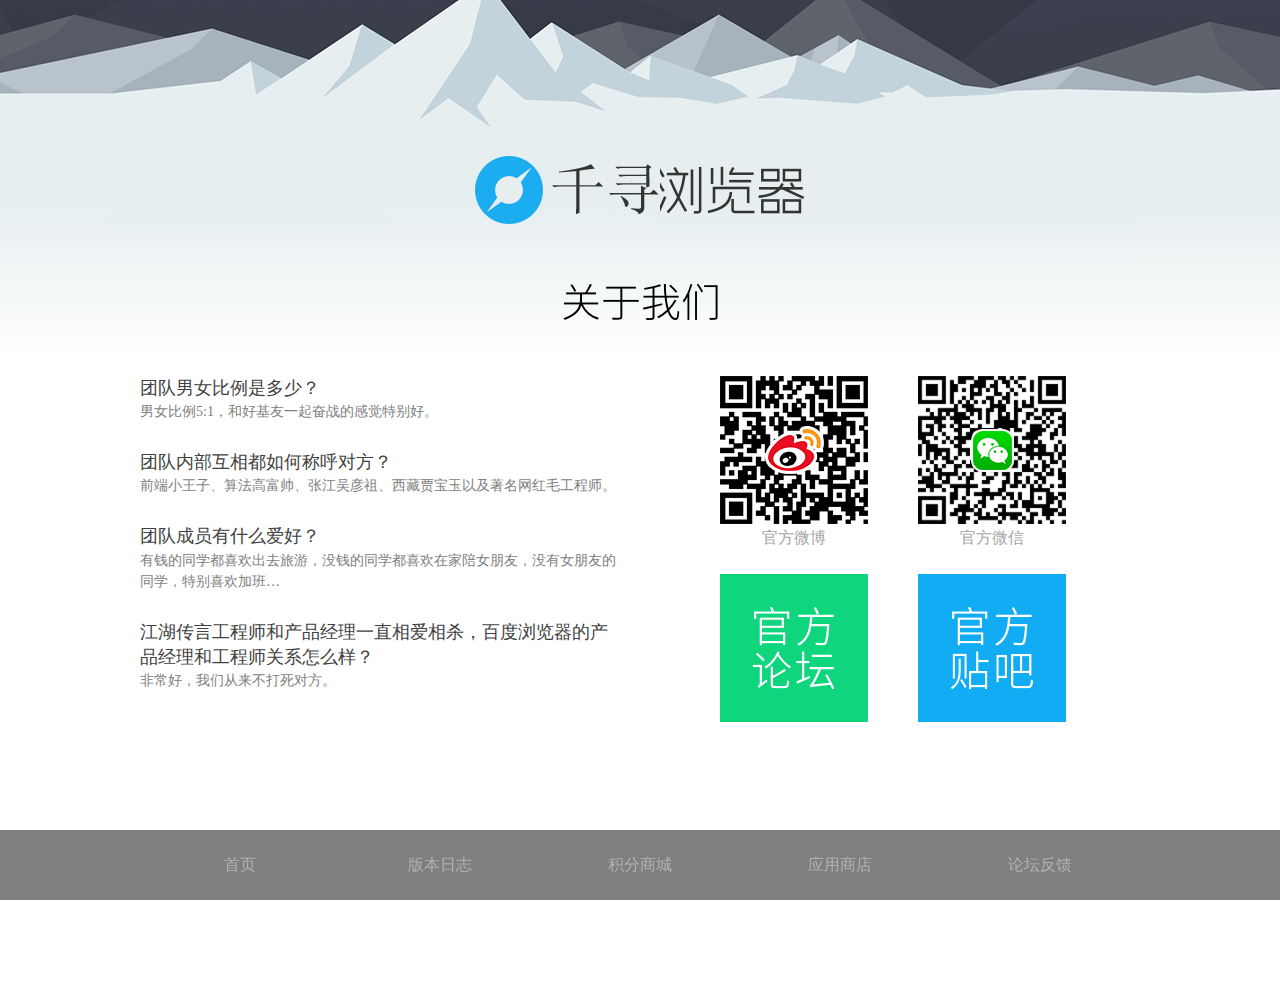
<file: html/about.html>
<!DOCTYPE html>
<html lang="en">
<head>
	<meta charset="UTF-8">
	<title>Document</title>
	<link rel="stylesheet" href="../css/cssreset.css">
	<link rel="stylesheet" href="../css/about.css">
</head>
<body>
	<div class="container">
		<h1></h1>
		<h2></h2>
		<div class="main">
			<dl>
    				<dt>团队男女比例是多少？</dt>
    				<dd>男女比例5:1，和好基友一起奋战的感觉特别好。</dd>
    				<dt>团队内部互相都如何称呼对方？</dt>
    				<dd>前端小王子、算法高富帅、张江吴彦祖、西藏贾宝玉以及著名网红毛工程师。</dd>
    				<dt>团队成员有什么爱好？</dt>
    				<dd>有钱的同学都喜欢出去旅游，没钱的同学都喜欢在家陪女朋友，没有女朋友的同学，特别喜欢加班…</dd>
    				<dt>江湖传言工程师和产品经理一直相爱相杀，百度浏览器的产品经理和工程师关系怎么样？</dt>
    				<dd>非常好，我们从来不打死对方。</dd>
    		</dl>
    		<ul>
    			<li><img src="../images/icon-weibo.png" alt=""><span>官方微博</span></li>
    			<li><img src="../images/icon-weixin.png" alt=""><span>官方微信</span></li>
    			<li><img src="../images/icon-lun.png" alt=""></li>
    			<li><img src="../images/icon-tie.png" alt=""></li>
    		</ul>
		</div>
	</div>
	<footer>
		<ul class="list">
			<li><a href="../index.html" class="one">首页</a></li>
			<li><a href="../html/version.html" class="two" >版本日志</a></li>
			<li><a href="../html/power.html" class="three" >积分商城</a></li>
			<li><a href="https://chajian.baidu.com" class="four" >应用商店</a></li>
			<li><a href="http://tieba.baidu.com" class="five">论坛反馈</a></li>
			</ul>
	</footer>
</body>
</html>
</file>
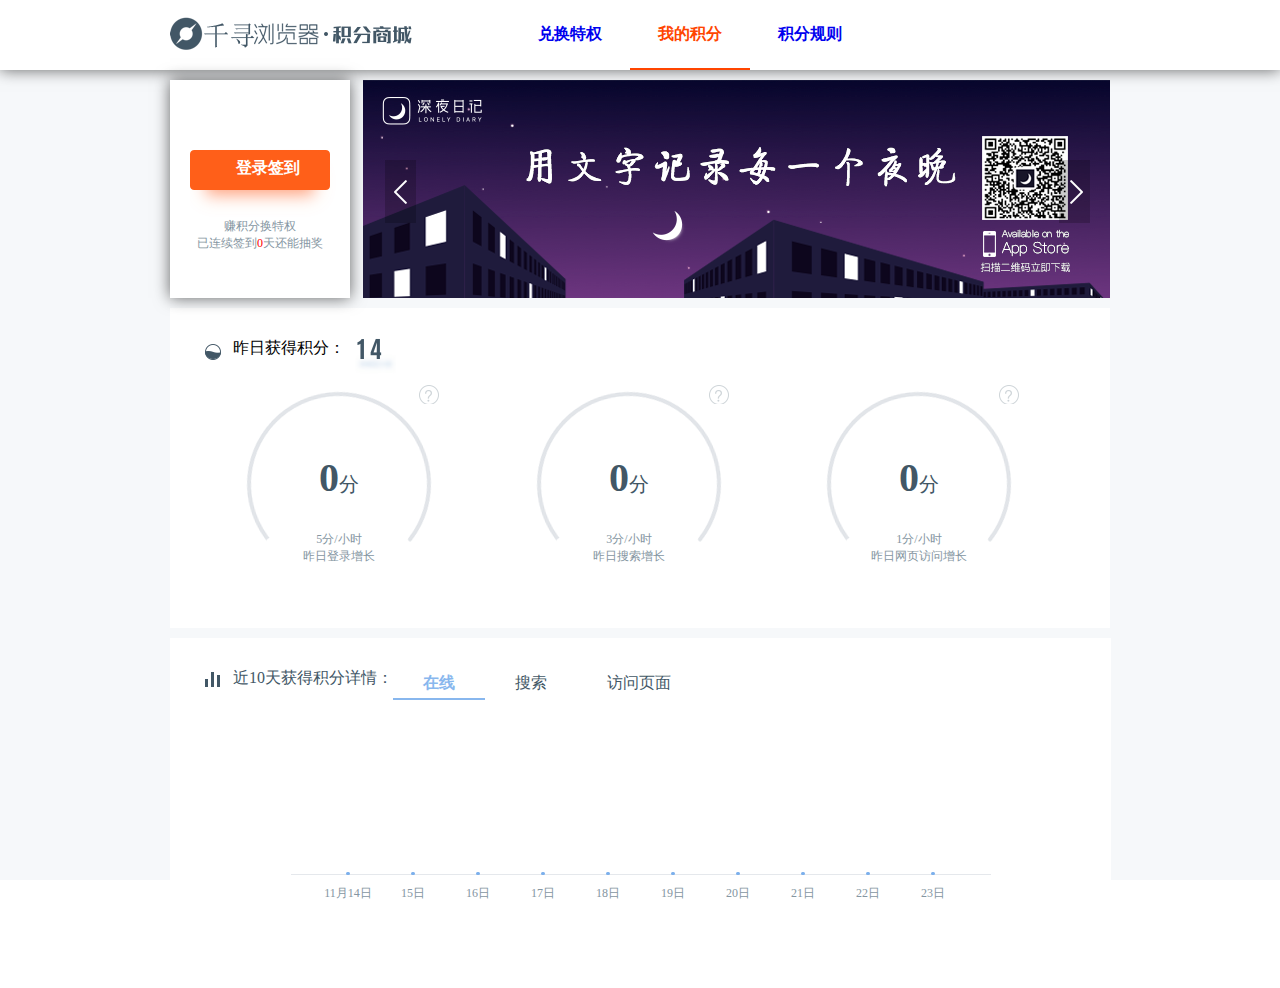
<file: html/myscore.html>
<!DOCTYPE html>
<html lang="en">
<head>
	<meta charset="UTF-8">
	<title>Document</title>
	<link rel="stylesheet" href="../css/cssreset.css">
	<link rel="stylesheet" href="../css/myscore.css">
	<script src="../js/jquery-1.11.1.js"></script>
	<script src="../js/myscore.js"></script>
</head>
<body>
	<header>
		<div>
			<div class="logo">
				<span></span>
			</div>
			<ul>
				<li><a href="../html/power.html">兑换特权</a></li>
				<li class="current"><a href="../html/myscore.html">我的积分</a></li>
				<li ><a href="../html/rule.html" >积分规则</a></li>
			</ul>		
		</div>
	</header>

	<section>
		<div class="top">
			<div class="left">
				<div class="qian">
					<a href="#">登录签到</a>
					<p>赚积分换特权
					<br>已连续签到<span>0</span>天还能抽奖</p>
				</div>
			</div>
			<div class="right">
				<span class="s1"></span>
				<span class="s2"></span>
				<ul>
					<li><a href=""><img src="../images/banner01.png" alt=""></a></li>

					<li><a href=""><img src="../images/banner02.png" alt=""></a></li>

					<li><a href=""><img src="../images/banner03.jpg" alt=""></a></li>

					<li><a href=""><img src="../images/banner04.jpg" alt=""></a></li>
				</ul>
			</div>
		</div>
		<div class="middle">
			<div class="yestadays">
				<span class="bot"></span>
				<p>昨日获得积分：</p>
				<div class="score">
					<img src="../images/shadow.png" alt="">
					<img src="../images/one.png" alt="">
					<img src="../images/four.png" alt="">
				</div>
				
			</div>
			<ul>
				<li>
					<p class="p1"><strong>0</strong>分</p>
					<p class="p2">
						5分/小时<br>
						昨日登录增长
					</p>
					<span class="wen"></span>
				</li>
				<li>
					<p class="p1"><strong>0</strong>分</p>
					<p class="p2">
						3分/小时<br>
						昨日搜索增长
					</p>
					<span class="wen"></span>
				</li>
				<li>
					<p class="p1"><strong>0</strong>分</p>
					<p class="p2">
						1分/小时<br>
						昨日网页访问增长
					</p>
					<span class="wen"></span>
				</li>
			</ul>
		</div>
		<div class="foot">
			<div class="recent">
			<span class="icon"></span>
				<p>近10天获得积分详情：</p>
				<ul>
					<li class="cur">在线</li>
					<li>搜索</li>
					<li>访问页面</li>
				</ul>
			</div>
			<ul class="time"> 
			<li>
				<p>11月14日</p>
				<div></div>
			</li>
			<li><p>15日</p><div></div></li>
			<li><p>16日</p><div></div></li>
			<li><p>17日</p><div></div></li>
			<li><p>18日</p><div></div></li>
			<li><p>19日</p><div></div></li>
			<li><p>20日</p><div></div></li>
			<li><p>21日</p><div></div></li>
			<li><p>22日</p><div></div></li>
			<li><p>23日</p><div></div></li>
		</ul>
		</div>
		
	</section>

	<script src="../js/myscore.js"></script>
</body>
</html>
</file>
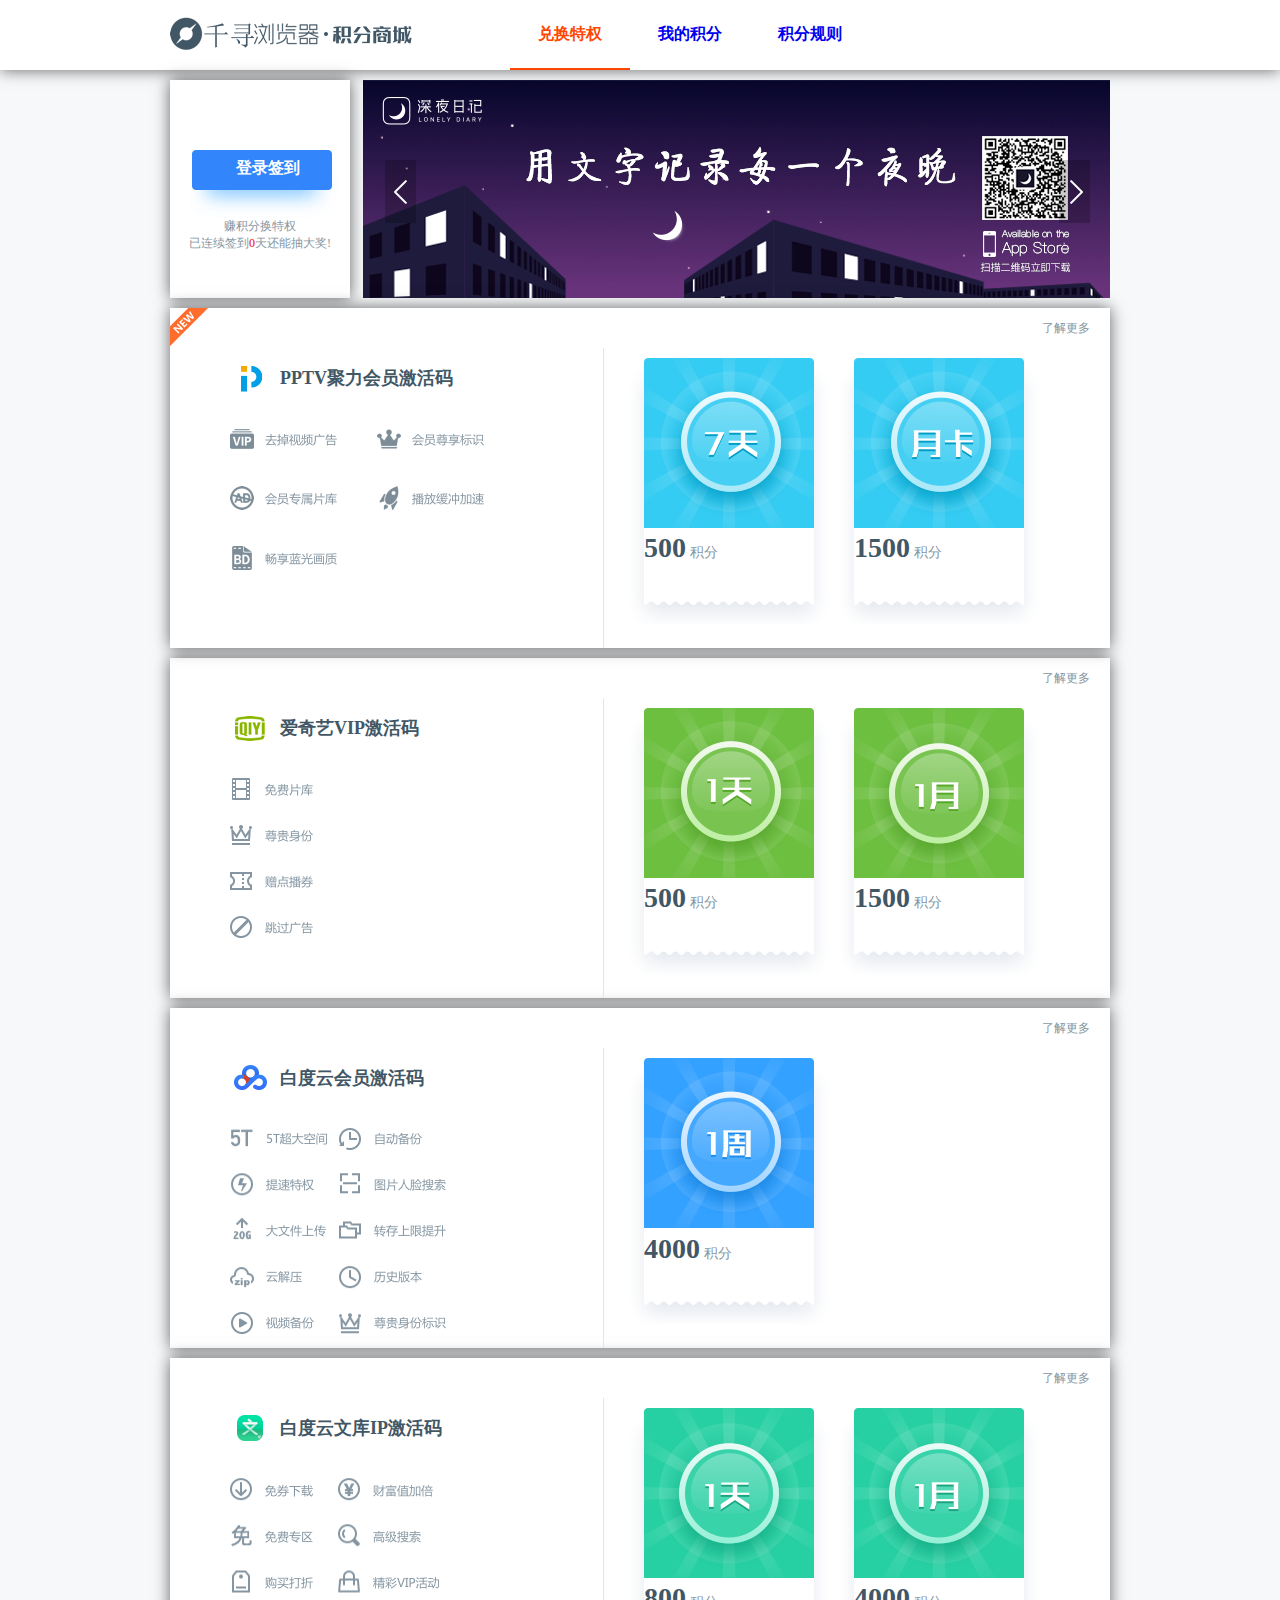
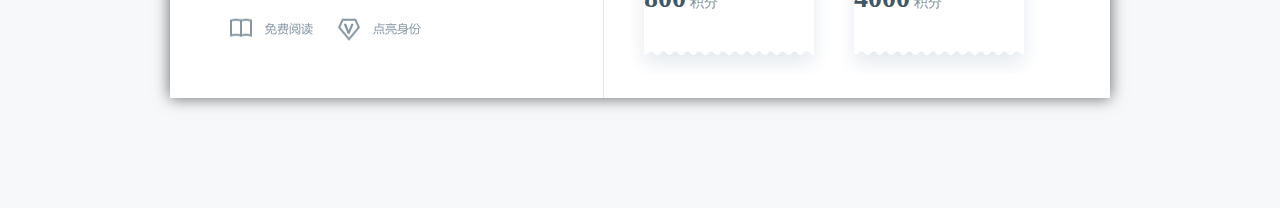
<file: html/power.html>
<!DOCTYPE html>
<html lang="en">
<head>
	<meta charset="UTF-8">
	<title>Document</title>
	<link rel="stylesheet" href="../css/cssreset.css">
	<link rel="stylesheet" href="../css/power.css">
	<script src="../js/jquery-1.11.1.js"></script>
	<script src="../js/power.js"></script>
</head>
<body>
	<header>
		<div>
			<div class="logo">
				<span></span>
			</div>
			<ul>
				<li class="current"><a href="../html/power.html">兑换特权</a></li>
				<li><a href="../html/myscore.html">我的积分</a></li>
				<li><a href="../html/rule.html" >积分规则</a></li>
			</ul>		
		</div>
	</header>

	<section>
		<div class="top">
			<div class="left">
				<div class="qian">
					<a href="#">登录签到</a>
					<p>赚积分换特权<br>
					已连续签到<span>0</span>天还能抽大奖!</p>
				</div>
			</div>
			<div class="right">
				<span class="s1"></span>
				<span class="s2"></span>
				<ul>
					<li><a href=""><img src="../images/banner01.png" alt=""></a></li>

					<li><a href=""><img src="../images/banner02.png" alt=""></a></li>

					<li><a href=""><img src="../images/banner03.jpg" alt=""></a></li>

					<li><a href=""><img src="../images/banner04.jpg" alt=""></a></li>

					<li><a href=""><img src="../images/banner01.png" alt=""></a></li>
				</ul>
			</div>
		</div>
	</section>
		<div class="main">
			<div class="one">
				<span></span>
				<div class="top">
					<a href="#">了解更多</a>
				</div>
				<div class="bt">
					<div class="left">
						<h3>PPTV聚力会员激活码</h3>
						<img src="../images/pptv_bg.png" alt="">
					</div>
					<div class="right">
						<a href="#">
							<img src="../images/pptv7.png" alt="">
							<p><strong>500</strong>
							积分</p>
						</a>
						<a href="#">
							<img src="../images/pptvm.png" alt="">
							<p><strong>1500</strong>
							积分</p>
						</a>
					</div>
				</div>
			</div>
			<div class="two">
				<div class="top">
					<a href="#">了解更多</a>
				</div>
				<div class="bt">
					<div class="left">
						<h3>爱奇艺VIP激活码</h3>
						<img src="../images/iqy_bg.png" alt="">
					</div>
					<div class="right">
						<a href="#">
							<img src="../images/iqyday.png" alt="">
							<p><strong>500</strong>
							积分</p>
						</a>
						<a href="#">
							<img src="../images/iqymonth.png" alt="">
							<p><strong>1500</strong>
							积分</p>
						</a>
					</div>
				</div>
			</div>
			<div class="three">
				<div class="top">
					<a href="#">了解更多</a>
				</div>
				<div class="bt">
					<div class="left">
						<h3>白度云会员激活码</h3>
						<img src="../images/bdy_bg.png" alt="">
					</div>
					<div class="right">
						<a href="#">
							<img src="../images/bdyone.png" alt="">
							<p><strong>4000</strong>
							积分</p>
						</a>
						
					</div>
				</div>
			</div>
			<div class="four">
				<div class="top">
					<a href="#">了解更多</a>
				</div>
				<div class="bt">
					<div class="left">
						<h3>白度云文库IP激活码</h3>
						<img src="../images/txt_bg.png" alt="">
					</div>
					<div class="right">
						<a href="#">
							<img src="../images/txt_day.png" alt="">
							<p><strong>800</strong>
							积分</p>
						</a>
						<a href="#">
							<img src="../images/txt_month.png" alt="">
							<p><strong>4000</strong>
							积分</p>
						</a>
						
					</div>
				</div>
			</div>
		</div>


	<script src="../js/power.js"></script>
</body>
</html>
</file>
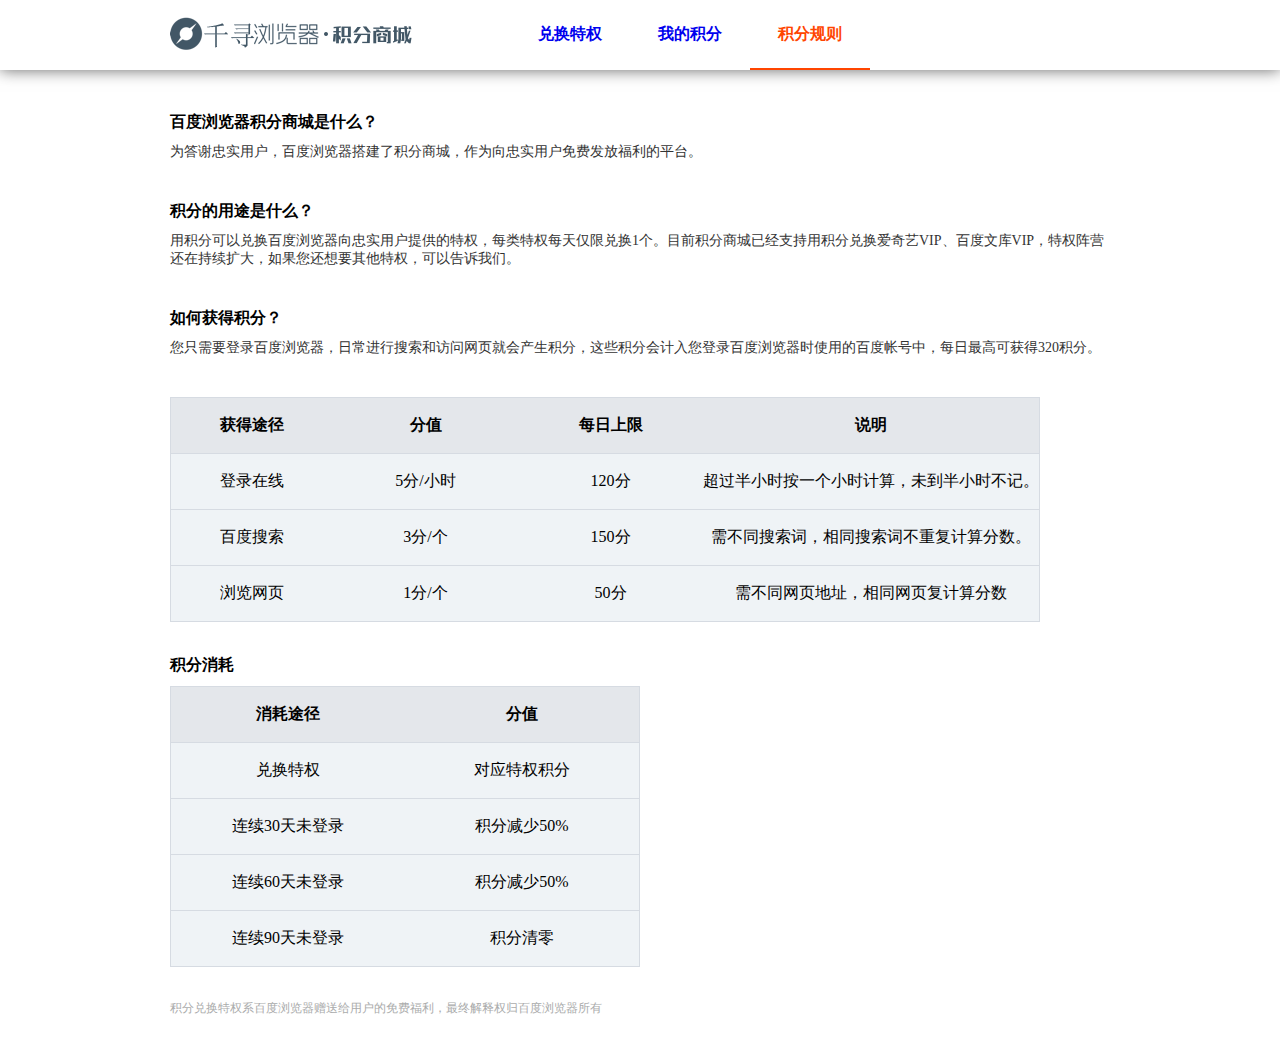
<file: html/rule.html>
<!DOCTYPE html>
<html lang="en">
<head>
	<meta charset="UTF-8">
	<title>Document</title>
	<link rel="stylesheet" href="../css/cssreset.css">
	<link rel="stylesheet" href="../css/rule.css">
</head>
<body>
	<header>
		<div>
			<div class="logo">
				<span></span>
			</div>
			<ul>
				<li><a href="../html/power.html">兑换特权</a></li>
				<li><a href="../html/myscore.html">我的积分</a></li>
				<li class="current"><a href="../html/rule.html" >积分规则</a></li>
			</ul>
			
		</div>
	</header>
	<section>
		<ul>
			<li>
    				<h2>百度浏览器积分商城是什么？</h2>
    				<p>为答谢忠实用户，百度浏览器搭建了积分商城，作为向忠实用户免费发放福利的平台。</p>
    			</li>
    			<li>
    				<h2>积分的用途是什么？</h2>
    				<p>用积分可以兑换百度浏览器向忠实用户提供的特权，每类特权每天仅限兑换1个。目前积分商城已经支持用积分兑换爱奇艺VIP、百度文库VIP，特权阵营还在持续扩大，如果您还想要其他特权，可以告诉我们。</p>
    			</li>
    			<li>
    				<h2>如何获得积分？</h2>
    				<p>您只需要登录百度浏览器，日常进行搜索和访问网页就会产生积分，这些积分会计入您登录百度浏览器时使用的百度帐号中，每日最高可获得320积分。</p>
    			</li>
		</ul>

		<table class="one">
			<tr>
				<td width="162px">获得途径</td>
				<td width="185px">分值</td>
				<td width="185px">每日上限</td>
				<td>说明</td>
			</tr>
			<tr>
    			<td>登录在线</td>
    			<td>5分/小时</td>
    			<td>120分</td>
    			<td>超过半小时按一个小时计算，未到半小时不记。</td>
    		</tr>
			<tr>
	    		<td>百度搜索</td>
	    		<td>3分/个</td>
	    		<td>150分</td>
	    		<td>需不同搜索词，相同搜索词不重复计算分数。</td>
    		</tr>
			<tr>
    			<td>浏览网页</td>
    			<td>1分/个</td>
    			<td>50分</td>
    			<td>需不同网页地址，相同网页复计算分数</td>
    		</tr>
		</table>
		<h2>积分消耗</h2>
		<table class="two" cellspacing="0" width="50%">
			<tr>
				<td width="50%">消耗途径</td>
				<td width="50%">分值</td>
			</tr>
			<tr>
				<td>兑换特权</td>
				<td>对应特权积分</td>
			</tr>
			<tr>
				<td>连续30天未登录</td>
				<td>积分减少50%</td>
			</tr>
			<tr>
				<td>连续60天未登录</td>
				<td>积分减少50%</td>
			</tr>
			<tr>
				<td>连续90天未登录</td>
				<td>积分清零</td>
			</tr>
		</table>
		<p class="p1">积分兑换特权系百度浏览器赠送给用户的免费福利，最终解释权归百度浏览器所有</p>
	</section>
</body>
</html>
</file>
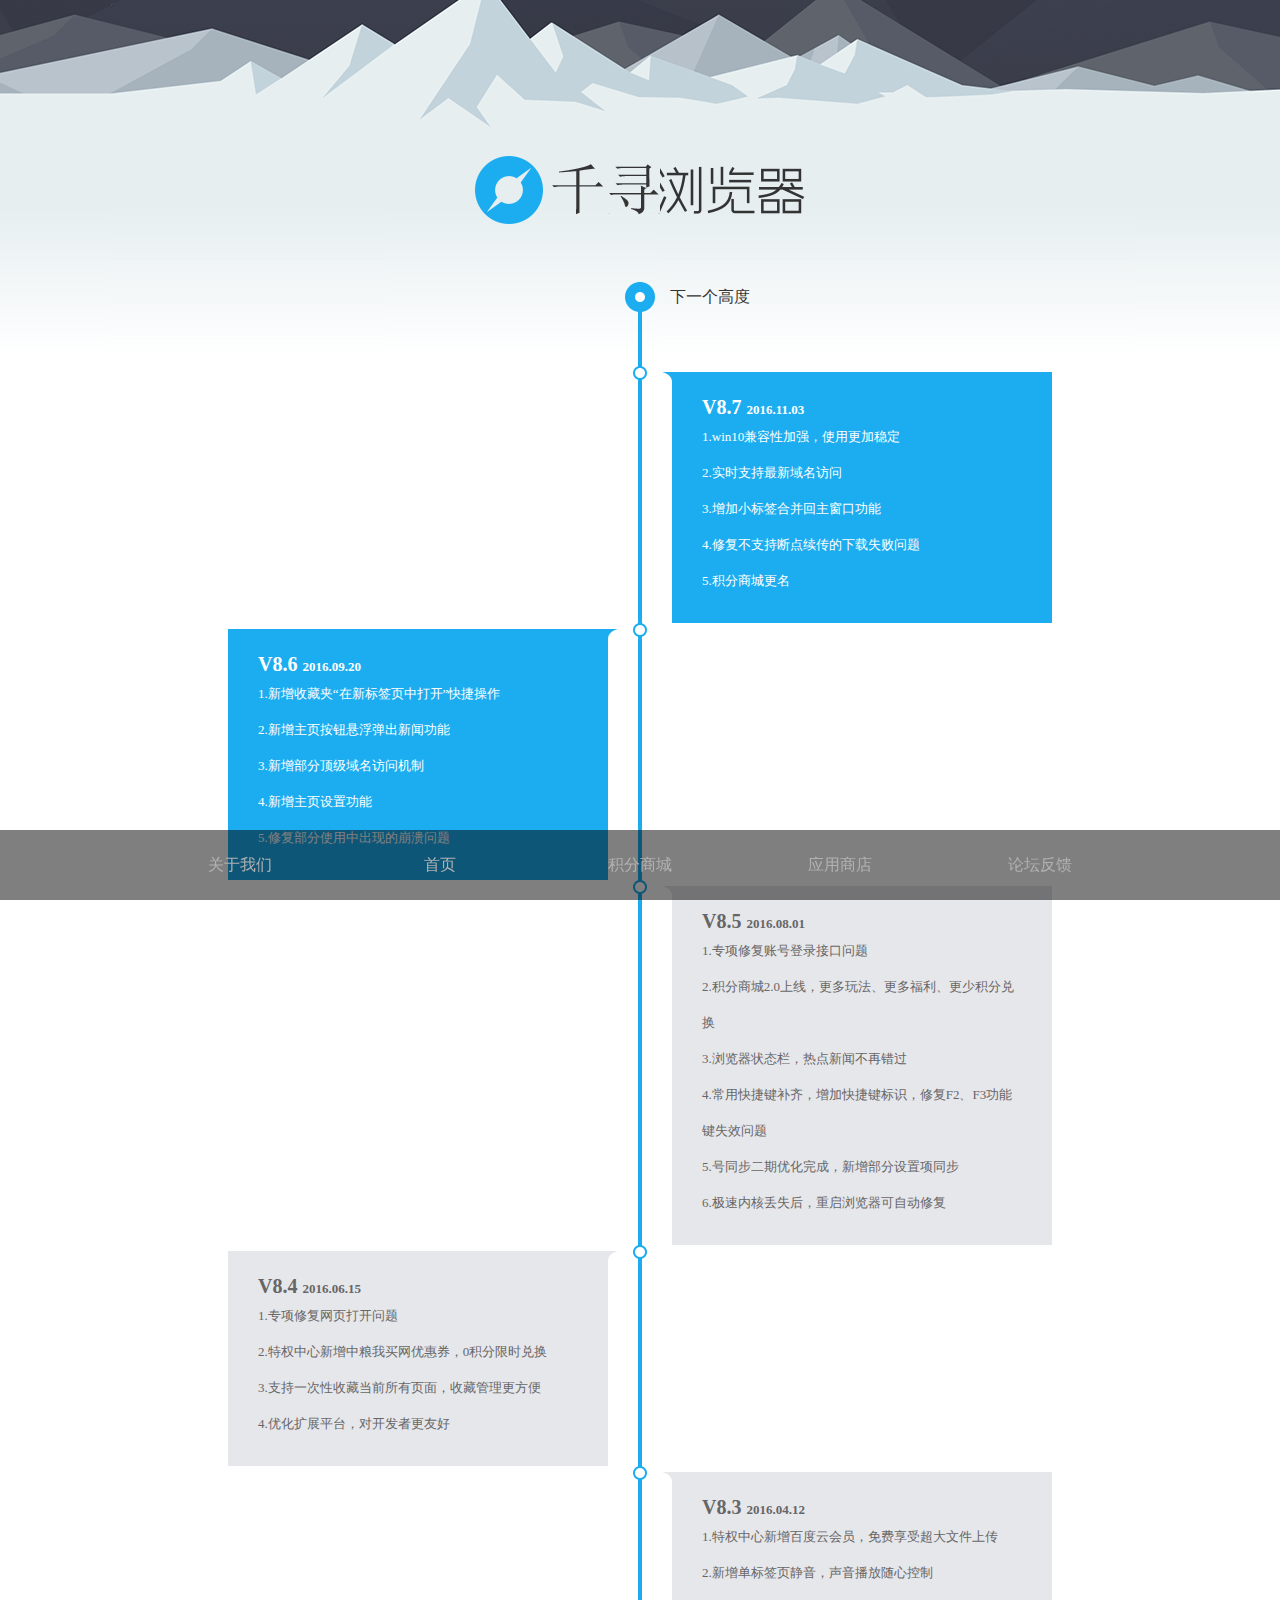
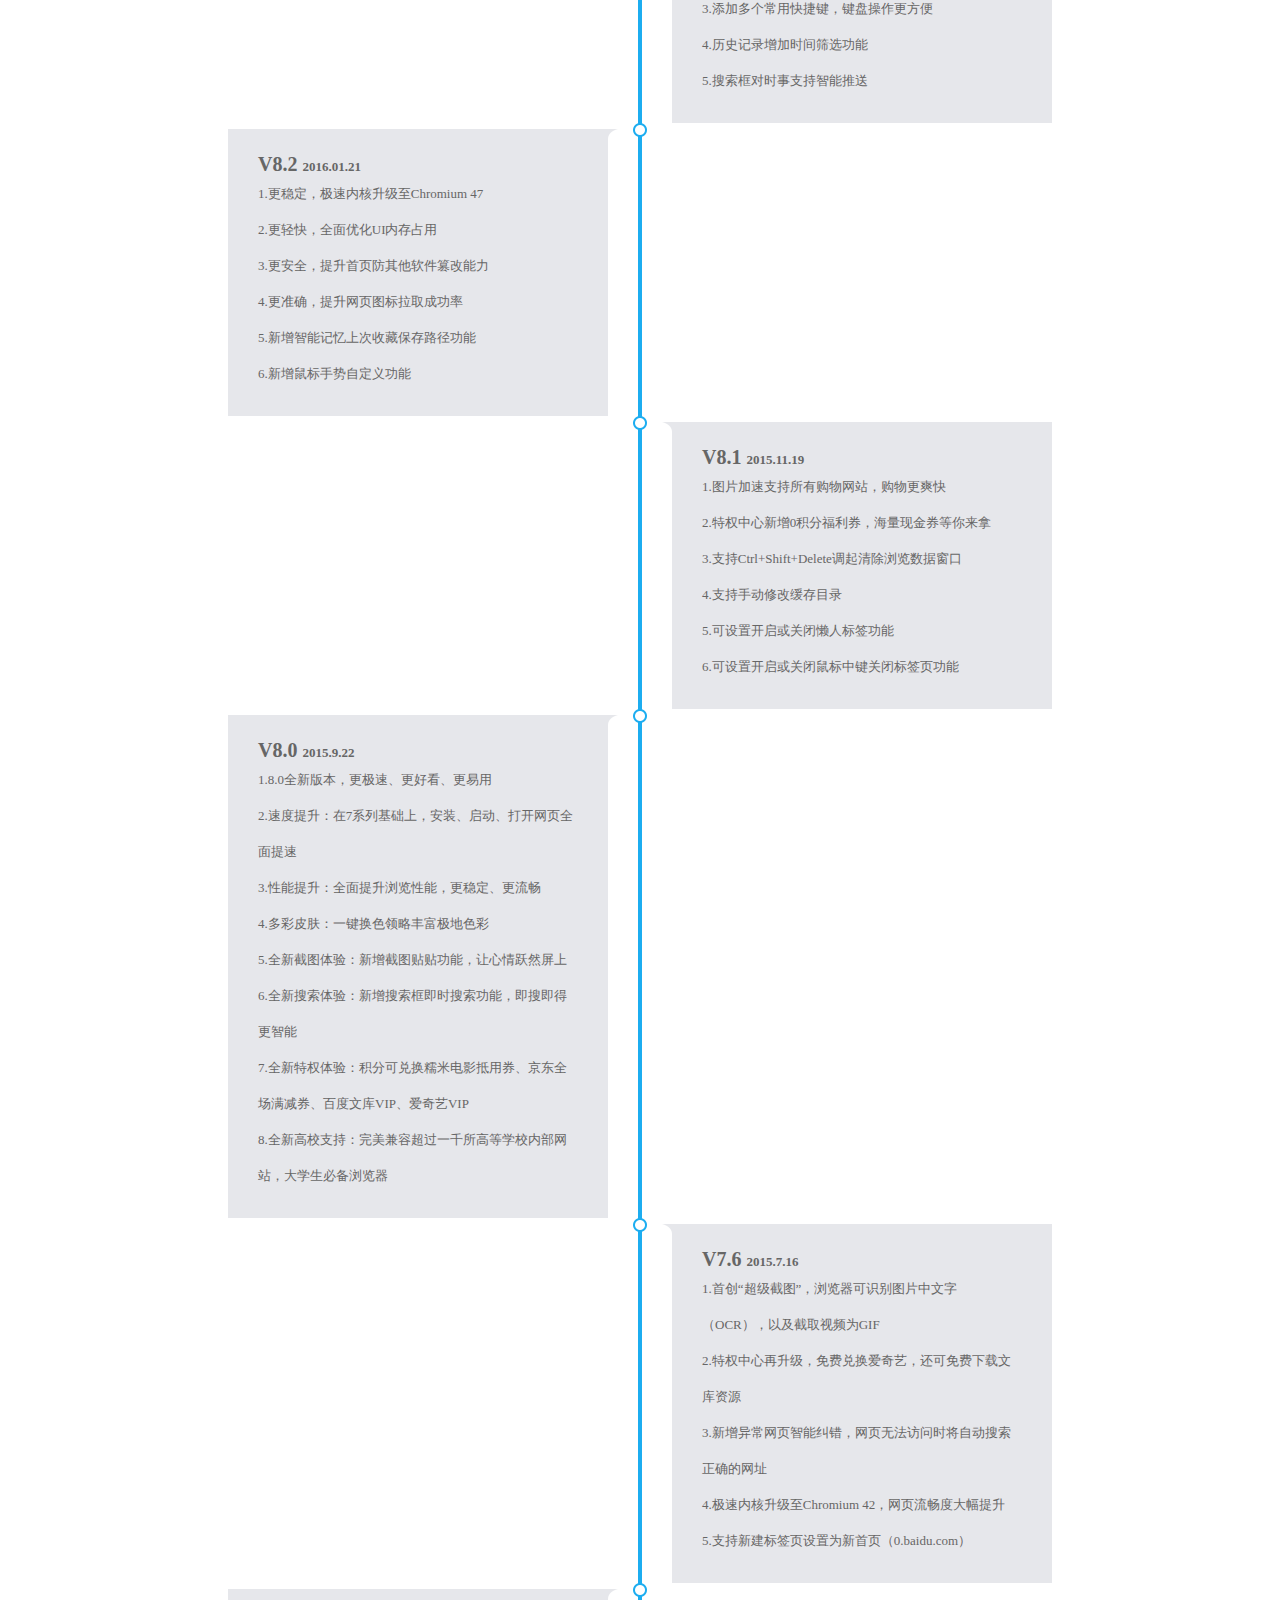
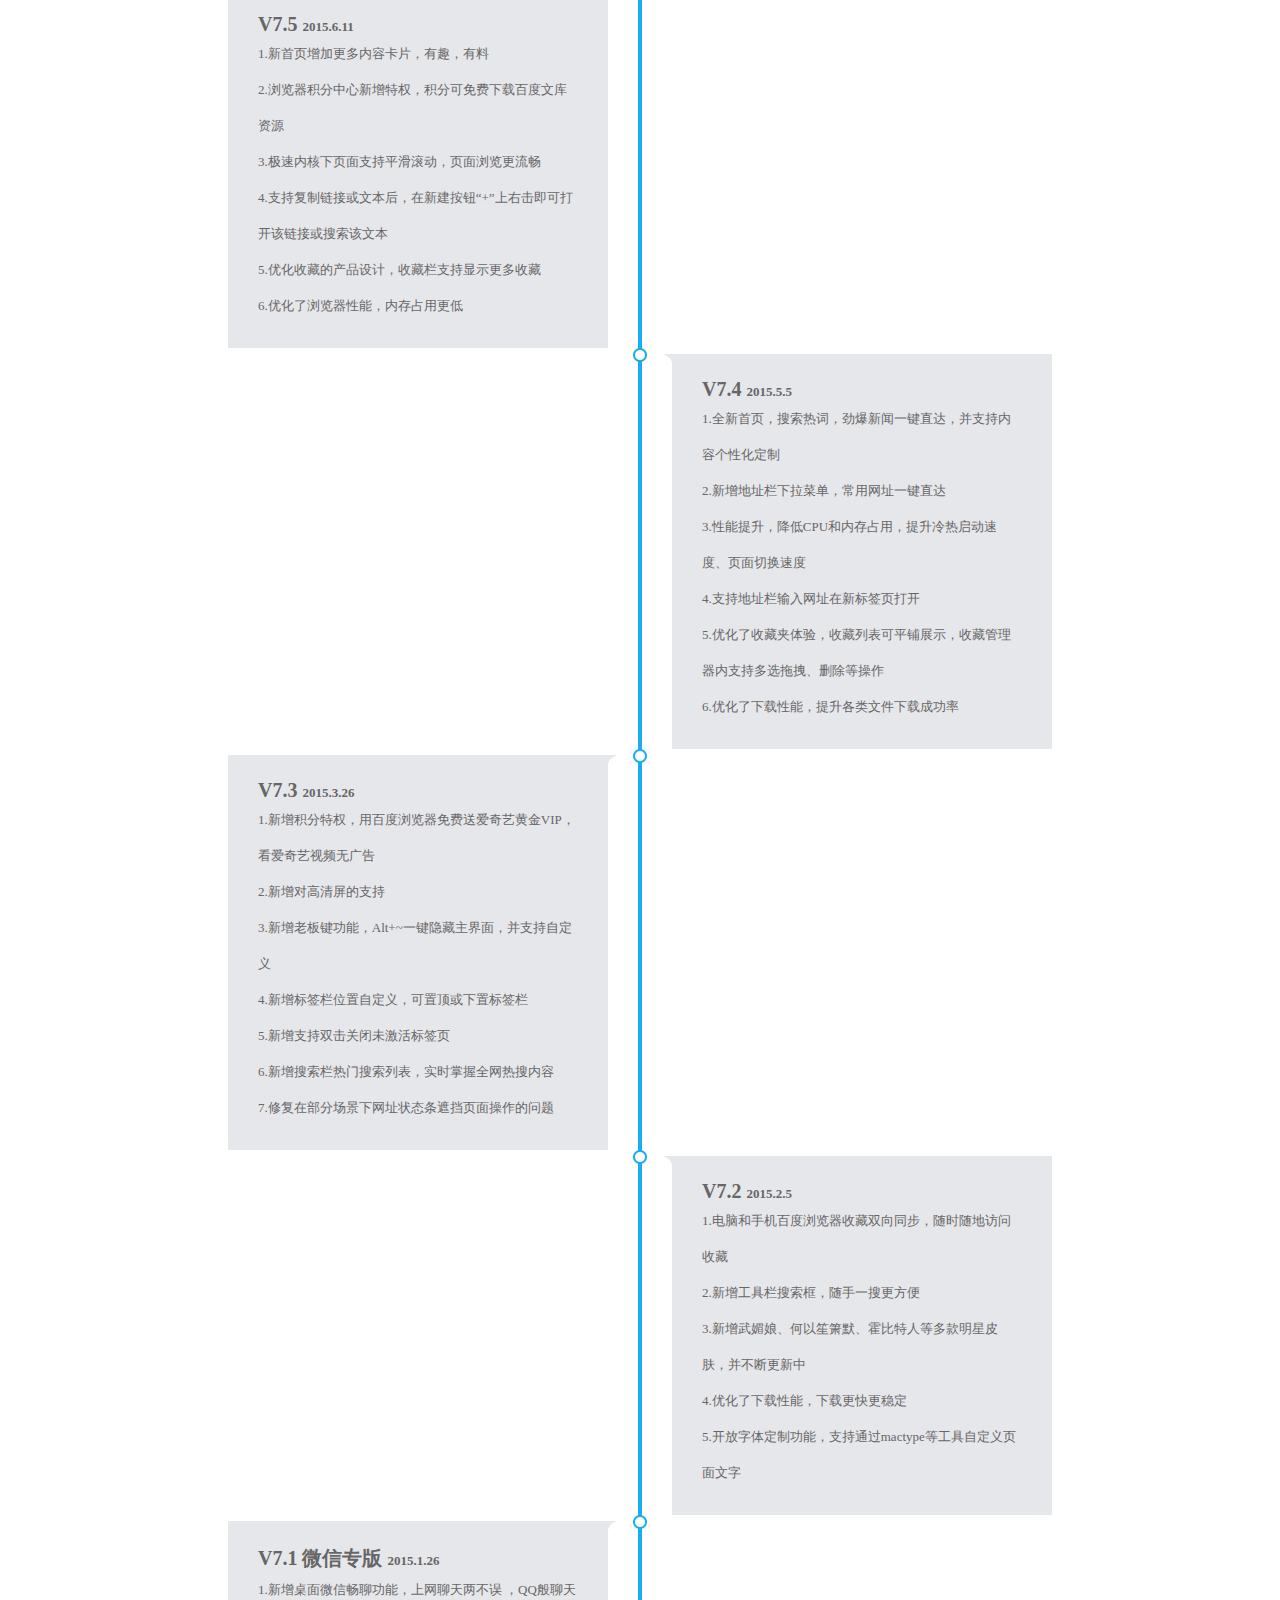
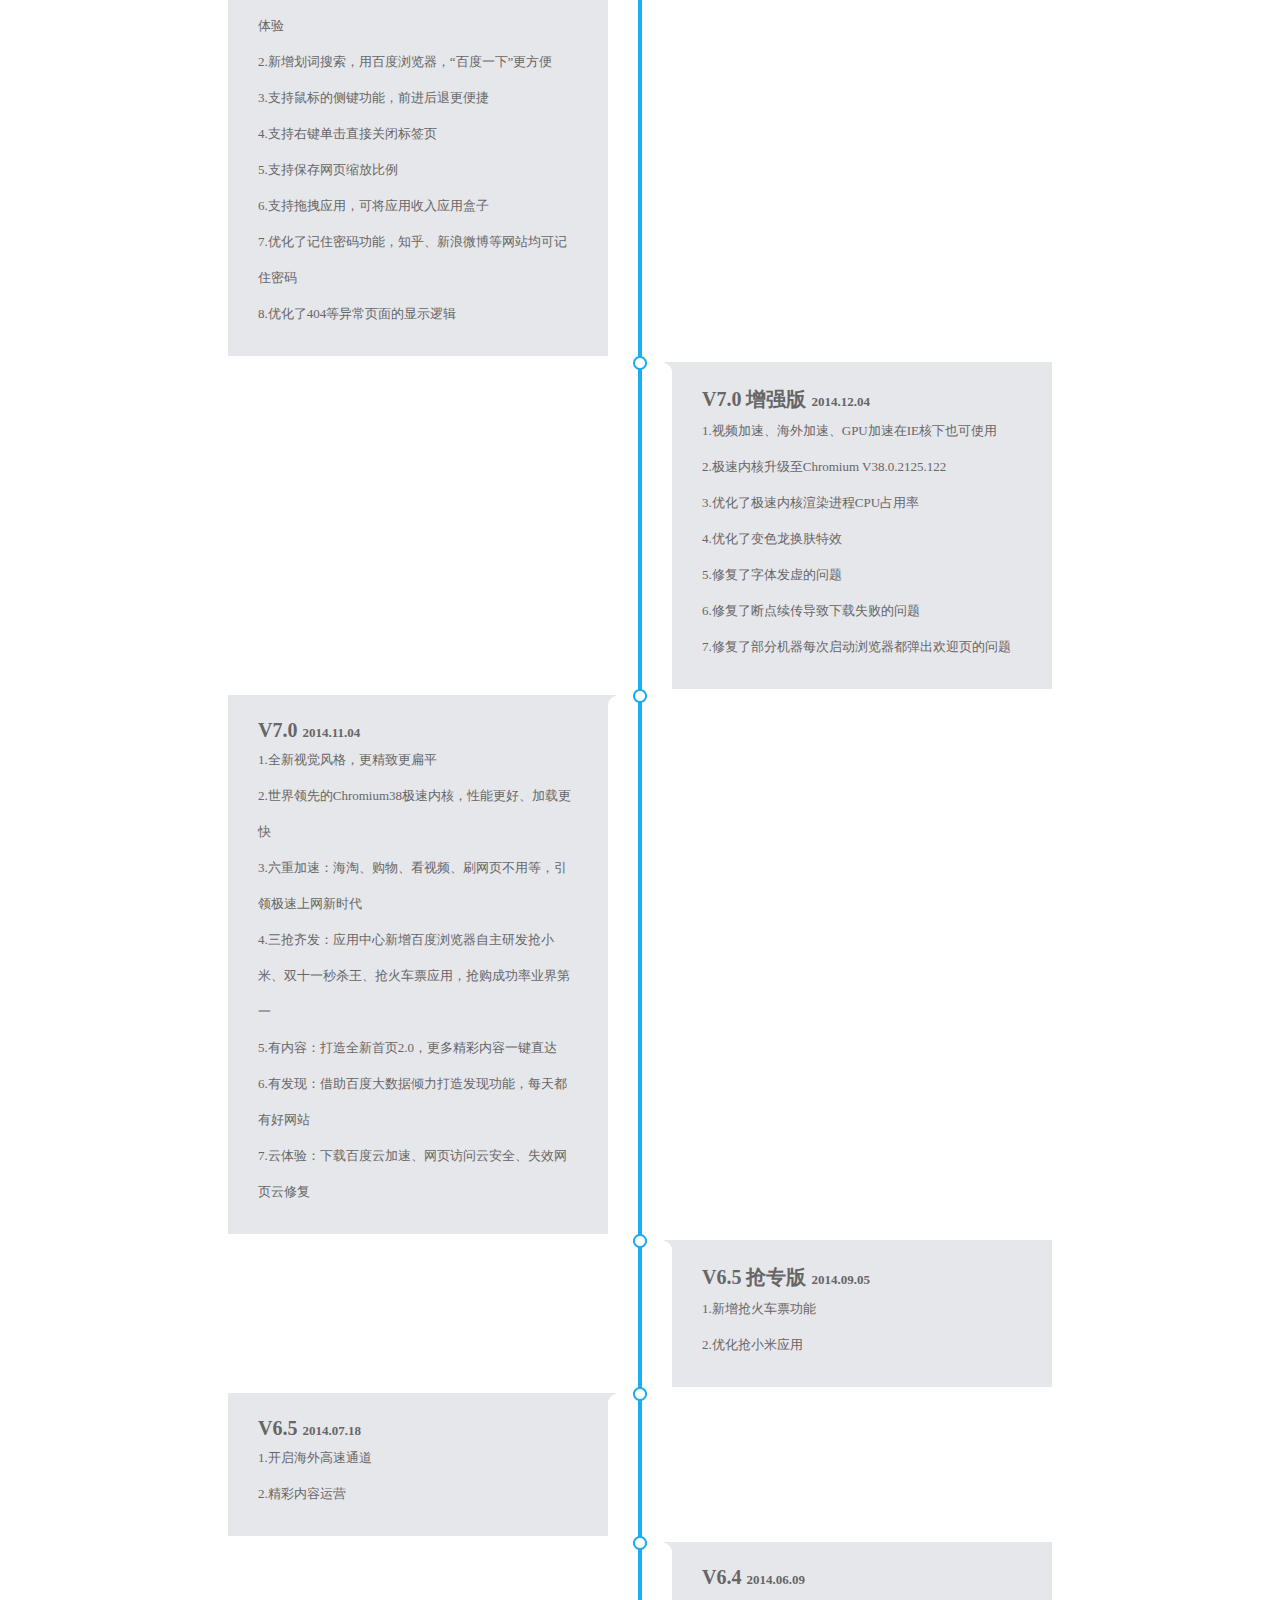
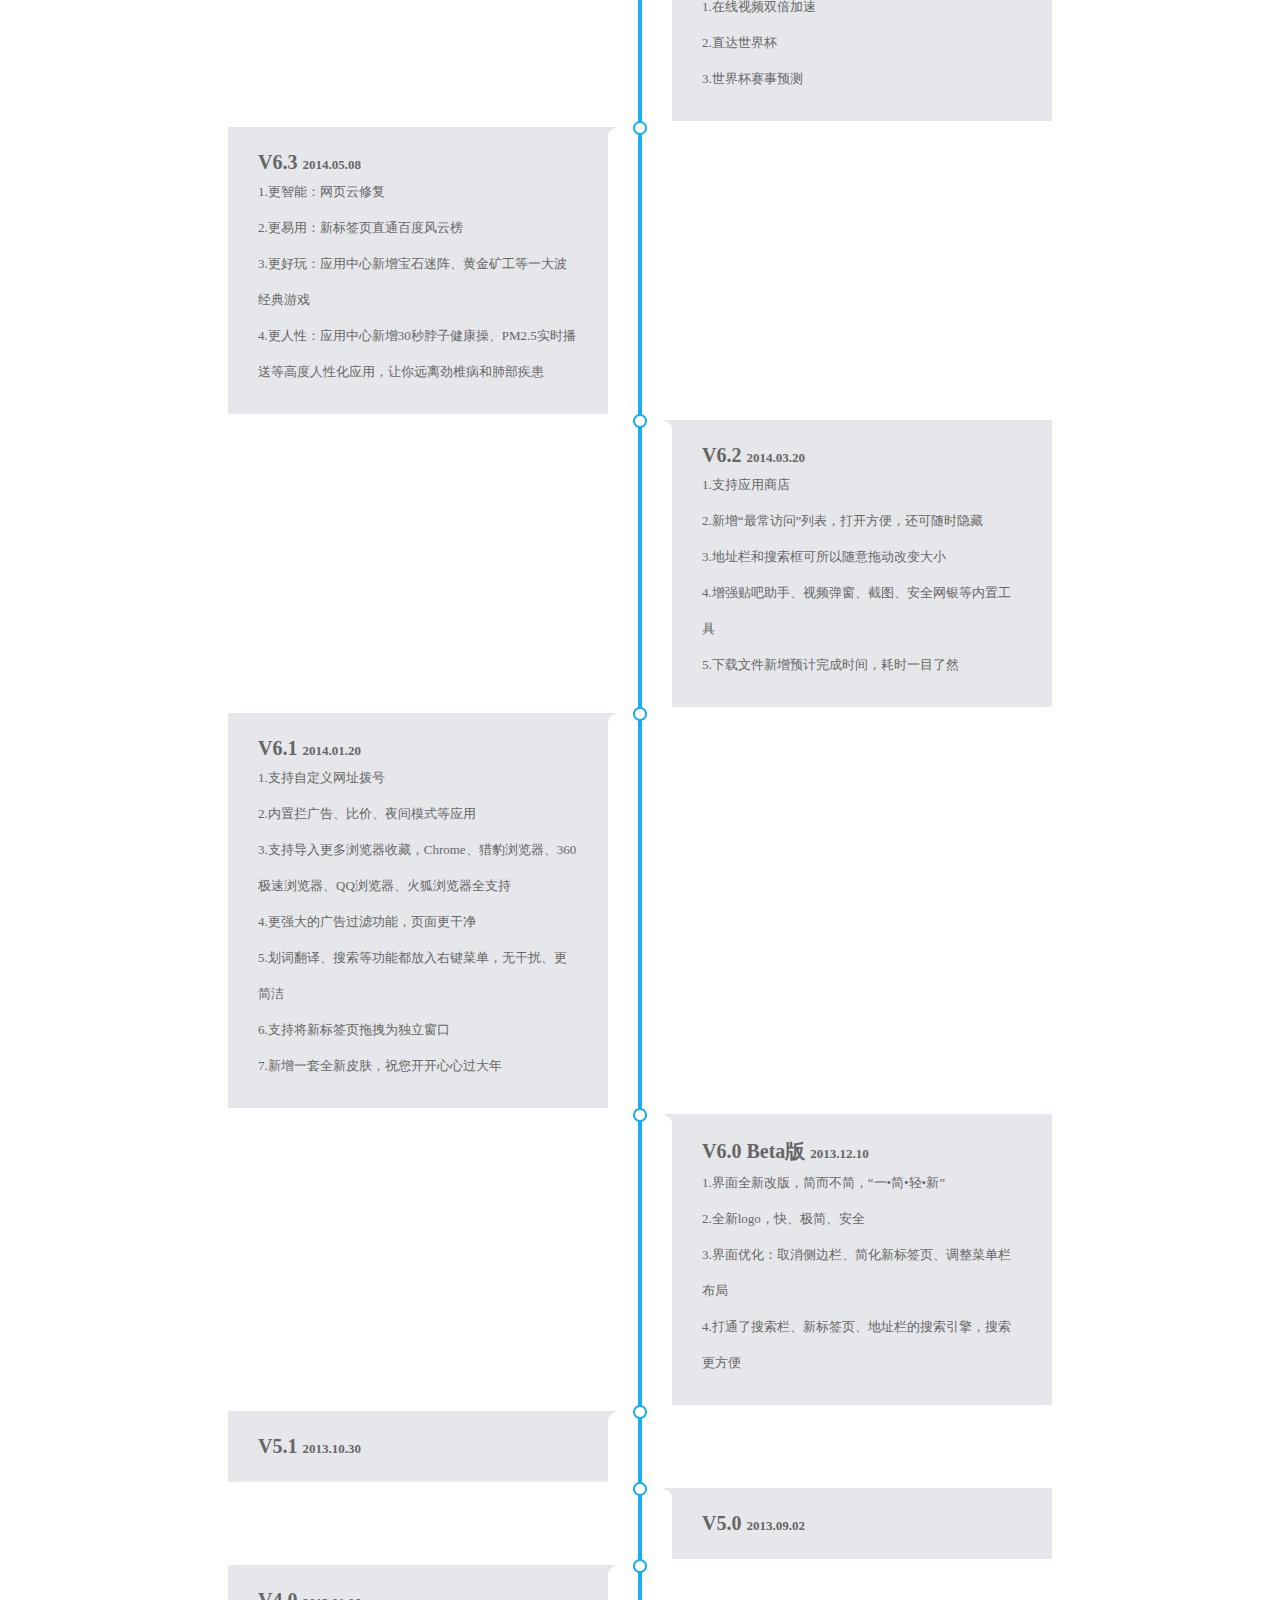
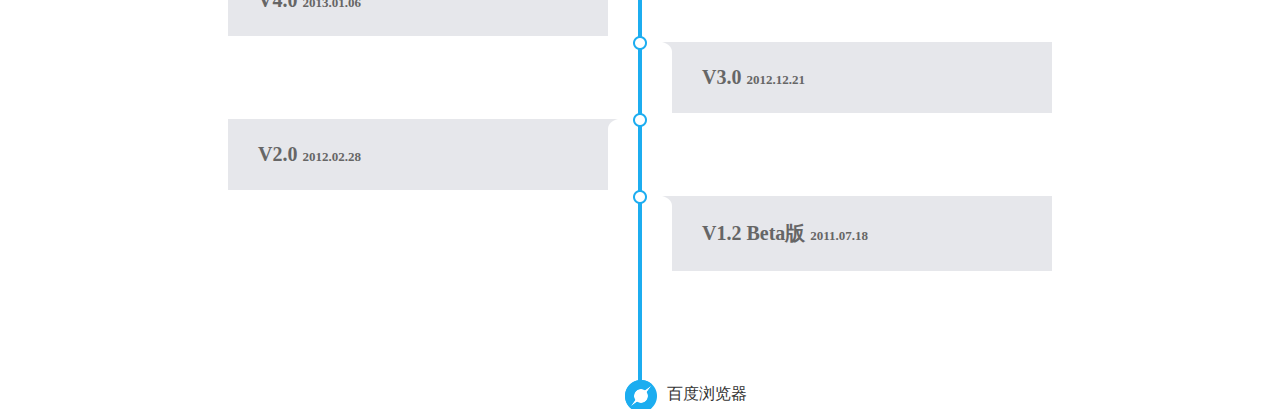
<file: html/version.html>
<!DOCTYPE html>
<html lang="en">
<head>
	<meta charset="UTF-8">
	<title>Document</title>
	<link rel="stylesheet" href="../css/cssreset.css">
	<link rel="stylesheet" href="../css/version.css">
</head>
<body>
	
	<div class="top">
		<h1></h1>
		<div class="main">
			<div class="begin">
				<span></span>
				<span></span>
				<span></span>
				<span class="txt">下一个高度</span>
			</div>
			<div class="box1">
				<span class="icon"></span>
				<div class="con">
					<h3>V8.7 <span>2016.11.03</span></h3>
					<ol>
    					<li><span>1.</span>win10兼容性加强，使用更加稳定</li>
    					<li><span>2.</span>实时支持最新域名访问</li>
    					<li><span>3.</span>增加小标签合并回主窗口功能</li>
    					<li><span>4.</span>修复不支持断点续传的下载失败问题</li>
    					<li><span>5.</span>积分商城更名</li>
    				</ol>
				</div>
			</div>
			<div class="box2">
				<span class="icon"></span>
				<div class="con">
					<h3>V8.6 <span>2016.09.20</span></h3>
    					<ol>
    						<li><span>1.</span>新增收藏夹“在新标签页中打开”快捷操作</li>
    						<li><span>2.</span>新增主页按钮悬浮弹出新闻功能</li>
    						<li><span>3.</span>新增部分顶级域名访问机制</li>
    						<li><span>4.</span>新增主页设置功能</li>
    						<li><span>5.</span>修复部分使用中出现的崩溃问题</li>
    					</ol>
				</div>
			</div>
			<div class="box3">
				<span class="icon"></span>
				<div class="con1">
					<h3>V8.5 <span>2016.08.01</span></h3>
    					<ol>
    						<li><span>1.</span>专项修复账号登录接口问题</li>
    						<li><span>2.</span>积分商城2.0上线，更多玩法、更多福利、更少积分兑换</li>
    						<li><span>3.</span>浏览器状态栏，热点新闻不再错过</li>
    						<li><span>4.</span>常用快捷键补齐，增加快捷键标识，修复F2、F3功能键失效问题</li>
                            <li><span>5.</span>号同步二期优化完成，新增部分设置项同步</li>
                            <li><span>6.</span>极速内核丢失后，重启浏览器可自动修复</li>
    					</ol>
				</div>
			</div>
			<div class="box4">
				<span class="icon"></span>
				<div class="con1">
					<h3>V8.4  <span>2016.06.15</span></h3>
    					<ol>
    						<li><span>1.</span>专项修复网页打开问题</li>
    						<li><span>2.</span>特权中心新增中粮我买网优惠券，0积分限时兑换</li>
    						<li><span>3.</span>支持一次性收藏当前所有页面，收藏管理更方便</li>
    						<li><span>4.</span>优化扩展平台，对开发者更友好</li>
    					</ol>
				</div>
			</div>

			<div class="box5">
				<span class="icon"></span>
				<div class="con1">
					<h3>V8.3 <span>2016.04.12</span></h3>
                        <ol>
                            <li><span>1.</span>特权中心新增百度云会员，免费享受超大文件上传</li>
                            <li><span>2.</span>新增单标签页静音，声音播放随心控制</li>
                            <li><span>3.</span>添加多个常用快捷键，键盘操作更方便</li>
                            <li><span>4.</span>历史记录增加时间筛选功能</li>
                            <li><span>5.</span>搜索框对时事支持智能推送</li>
                        </ol>
					
				</div>
			</div>
			<div class="box6">
				<span class="icon"></span>
				<div class="con1">
					<h3>V8.2 <span>2016.01.21</span></h3>
                        <ol>
                            <li><span>1.</span>更稳定，极速内核升级至Chromium 47</li>
                            <li><span>2.</span>更轻快，全面优化UI内存占用</li>
                            <li><span>3.</span>更安全，提升首页防其他软件篡改能力</li>
                            <li><span>4.</span>更准确，提升网页图标拉取成功率</li>
                            <li><span>5.</span>新增智能记忆上次收藏保存路径功能</li>
                            <li><span>6.</span>新增鼠标手势自定义功能</li>
                        </ol>			
				</div>
			</div>
			<div class="box7">
				<span class="icon"></span>
				<div class="con1">
					<h3>V8.1 <span>2015.11.19</span></h3>
                        <ol>
                            <li><span>1.</span>图片加速支持所有购物网站，购物更爽快</li>
                            <li><span>2.</span>特权中心新增0积分福利券，海量现金券等你来拿</li>
                            <li><span>3.</span>支持Ctrl+Shift+Delete调起清除浏览数据窗口</li>
                            <li><span>4.</span>支持手动修改缓存目录</li>
                            <li><span>5.</span>可设置开启或关闭懒人标签功能</li>
                            <li><span>6.</span>可设置开启或关闭鼠标中键关闭标签页功能</li>
                        </ol>

				</div>
			</div>
			<div class="box8">
				<span class="icon"></span>
				<div class="con1">
					<h3>V8.0 <span>2015.9.22</span></h3>
                        <ol>
                            <li><span>1.</span>8.0全新版本，更极速、更好看、更易用</li>
                            <li><span>2.</span>速度提升：在7系列基础上，安装、启动、打开网页全面提速</li>
                            <li><span>3.</span>性能提升：全面提升浏览性能，更稳定、更流畅</li>
                            <li><span>4.</span>多彩皮肤：一键换色领略丰富极地色彩</li>
                            <li><span>5.</span>全新截图体验：新增截图贴贴功能，让心情跃然屏上</li>
                            <li><span>6.</span>全新搜索体验：新增搜索框即时搜索功能，即搜即得更智能</li>
                            <li><span>7.</span>全新特权体验：积分可兑换糯米电影抵用券、京东全场满减券、百度文库VIP、爱奇艺VIP</li>
                            <li><span>8.</span>全新高校支持：完美兼容超过一千所高等学校内部网站，大学生必备浏览器</li>
                        </ol>
				</div>
			</div>
			<div class="box9">
				<span class="icon"></span>
				<div class="con1">
					<h3>V7.6 <span>2015.7.16</span></h3>
                        <ol>
                            <li><span>1.</span>首创“超级截图”，浏览器可识别图片中文字（OCR），以及截取视频为GIF</li>
                            <li><span>2.</span>特权中心再升级，免费兑换爱奇艺，还可免费下载文库资源</li>
                            <li><span>3.</span>新增异常网页智能纠错，网页无法访问时将自动搜索正确的网址</li>
                            <li><span>4.</span>极速内核升级至Chromium 42，网页流畅度大幅提升</li>
                            <li><span>5.</span>支持新建标签页设置为新首页（0.baidu.com）</li>
                            
                        </ol>
				</div>
			</div>
			<div class="box10">
				<span class="icon"></span>
				<div class="con1">
					<h3>V7.5 <span>2015.6.11</span></h3>
                        <ol>
                            <li><span>1.</span>新首页增加更多内容卡片，有趣，有料</li>
                            <li><span>2.</span>浏览器积分中心新增特权，积分可免费下载百度文库资源</li>
                            <li><span>3.</span>极速内核下页面支持平滑滚动，页面浏览更流畅</li>
                            <li><span>4.</span>支持复制链接或文本后，在新建按钮“+”上右击即可打开该链接或搜索该文本</li>
                            <li><span>5.</span>优化收藏的产品设计，收藏栏支持显示更多收藏</li>
                            <li><span>6.</span>优化了浏览器性能，内存占用更低</li>
                            
                        </ol>
				</div>
			</div>
			<div class="box11">
				<span class="icon"></span>
				<div class="con1">
					<h3>V7.4 <span>2015.5.5</span></h3>
                        <ol>
                            <li><span>1.</span>全新首页，搜索热词，劲爆新闻一键直达，并支持内容个性化定制</li>
                            <li><span>2.</span>新增地址栏下拉菜单，常用网址一键直达</li>
                            <li><span>3.</span>性能提升，降低CPU和内存占用，提升冷热启动速度、页面切换速度</li>
                            <li><span>4.</span>支持地址栏输入网址在新标签页打开</li>
                            <li><span>5.</span>优化了收藏夹体验，收藏列表可平铺展示，收藏管理器内支持多选拖拽、删除等操作</li>
                            <li><span>6.</span>优化了下载性能，提升各类文件下载成功率</li>
                        </ol>
				</div>
			</div>
			<div class="box12">
				<span class="icon"></span>
				<div class="con1">
					 <h3>V7.3 <span>2015.3.26</span></h3>
                        <ol>
                            <li><span>1.</span>新增积分特权，用百度浏览器免费送爱奇艺黄金VIP，看爱奇艺视频无广告</li>
                            <li><span>2.</span>新增对高清屏的支持</li>
                            <li><span>3.</span>新增老板键功能，Alt+~一键隐藏主界面，并支持自定义</li>
                            <li><span>4.</span>新增标签栏位置自定义，可置顶或下置标签栏</li>
                            <li><span>5.</span>新增支持双击关闭未激活标签页</li>
                            <li><span>6.</span>新增搜索栏热门搜索列表，实时掌握全网热搜内容</li>
                            <li><span>7.</span>修复在部分场景下网址状态条遮挡页面操作的问题</li>
                           
                        </ol>
				</div>
			</div>
			<div class="box13">
				<span class="icon"></span>
				<div class="con1">
					<h3>V7.2 <span>2015.2.5</span></h3>
                        <ol>
                            <li><span>1.</span>电脑和手机百度浏览器收藏双向同步，随时随地访问收藏</li>
                            <li><span>2.</span>新增工具栏搜索框，随手一搜更方便</li>
                            <li><span>3.</span>新增武媚娘、何以笙箫默、霍比特人等多款明星皮肤，并不断更新中</li>
                            <li><span>4.</span>优化了下载性能，下载更快更稳定</li>
                            <li><span>5.</span>开放字体定制功能，支持通过mactype等工具自定义页面文字</li>
                        </ol>
				</div>
			</div>
			<div class="box14">
				<span class="icon"></span>
				<div class="con1">
					<h3>V7.1 微信专版 <span>2015.1.26</span></h3>
                        <ol>
                            <li><span>1.</span>新增桌面微信畅聊功能，上网聊天两不误 ，QQ般聊天体验</li>
                            <li><span>2.</span>新增划词搜索，用百度浏览器，“百度一下”更方便</li>
                            <li><span>3.</span>支持鼠标的侧键功能，前进后退更便捷</li>
                            <li><span>4.</span>支持右键单击直接关闭标签页</li>
                            <li><span>5.</span>支持保存网页缩放比例</li>
                            <li><span>6.</span>支持拖拽应用，可将应用收入应用盒子</li>
                            <li><span>7.</span>优化了记住密码功能，知乎、新浪微博等网站均可记住密码</li>
                            <li><span>8.</span>优化了404等异常页面的显示逻辑</li>
                        </ol>
				</div>
			</div>
			<div class="box15">
				<span class="icon"></span>
				<div class="con1">
					<h3>V7.0 增强版 <span>2014.12.04</span></h3>
                        <ol>
                            <li><span>1.</span>视频加速、海外加速、GPU加速在IE核下也可使用</li>
                            <li><span>2.</span>极速内核升级至Chromium V38.0.2125.122</li>
                            <li><span>3.</span>优化了极速内核渲染进程CPU占用率</li>
                            <li><span>4.</span>优化了变色龙换肤特效</li>
                            <li><span>5.</span>修复了字体发虚的问题</li>
                            <li><span>6.</span>修复了断点续传导致下载失败的问题</li>
                            <li><span>7.</span>修复了部分机器每次启动浏览器都弹出欢迎页的问题</li>
                        </ol>
				</div>
			</div>
			<div class="box16">
				<span class="icon"></span>
				<div class="con1">
					<h3>V7.0 <span>2014.11.04</span></h3>
                        <ol>
                            <li><span>1.</span>全新视觉风格，更精致更扁平</li>
                            <li><span>2.</span>世界领先的Chromium38极速内核，性能更好、加载更快</li>
                            <li><span>3.</span>六重加速：海淘、购物、看视频、刷网页不用等，引领极速上网新时代</li>
                            <li><span>4.</span>三抢齐发：应用中心新增百度浏览器自主研发抢小米、双十一秒杀王、抢火车票应用，抢购成功率业界第一</li>
                            <li><span>5.</span>有内容：打造全新首页2.0，更多精彩内容一键直达</li>
                            <li><span>6.</span>有发现：借助百度大数据倾力打造发现功能，每天都有好网站</li>
                            <li><span>7.</span>云体验：下载百度云加速、网页访问云安全、失效网页云修复</li>
                        </ol>
				</div>
			</div>
			<div class="box17">
				<span class="icon"></span>
				<div class="con1">
					<h3>V6.5 抢专版 <span>2014.09.05</span></h3>
                        <ol>
                            <li><span>1.</span>新增抢火车票功能</li>
                            <li><span>2.</span>优化抢小米应用</li>
                        </ol>
				</div>
			</div>
			<div class="box18">
				<span class="icon"></span>
				<div class="con1">
					<h3>V6.5 <span>2014.07.18</span></h3>
                        <ol>
                            <li><span>1.</span>开启海外高速通道</li>
                            <li><span>2.</span>精彩内容运营</li>
                        </ol>
				</div>
			</div>
			<div class="box19">
				<span class="icon"></span>
				<div class="con1">
					<h3>V6.4 <span>2014.06.09</span></h3>
                        <ol>
                            <li><span>1.</span>在线视频双倍加速</li>
                            <li><span>2.</span>直达世界杯</li>
                            <li><span>3.</span>世界杯赛事预测</li>
                        </ol>
				</div>
			</div>
			<div class="box20">
				<span class="icon"></span>
				<div class="con1">
					<h3>V6.3 <span>2014.05.08</span></h3>
                        <ol>
                            <li><span>1.</span>更智能：网页云修复</li>
                            <li><span>2.</span>更易用：新标签页直通百度风云榜</li>
                            <li><span>3.</span>更好玩：应用中心新增宝石迷阵、黄金矿工等一大波经典游戏</li>
                            <li><span>4.</span>更人性：应用中心新增30秒脖子健康操、PM2.5实时播送等高度人性化应用，让你远离劲椎病和肺部疾患</li>
                        </ol>
				</div>
			</div>
			<div class="box21">
				<span class="icon"></span>
				<div class="con1">
					<h3>V6.2 <span>2014.03.20</span></h3>
                        <ol>
                            <li><span>1.</span>支持应用商店</li>
                            <li><span>2.</span>新增“最常访问”列表，打开方便，还可随时隐藏</li>
                            <li><span>3.</span>地址栏和搜索框可所以随意拖动改变大小</li>
                            <li><span>4.</span>增强贴吧助手、视频弹窗、截图、安全网银等内置工具</li>
                            <li><span>5.</span>下载文件新增预计完成时间，耗时一目了然</li>
                        </ol>
				</div>
			</div>

			<div class="box22">
				<span class="icon"></span>
				<div class="con1">
					<h3>V6.1 <span>2014.01.20</span></h3>
                        <ol>
                            <li><span>1.</span>支持自定义网址拨号</li>
                            <li><span>2.</span>内置拦广告、比价、夜间模式等应用</li>
                            <li><span>3.</span>支持导入更多浏览器收藏，Chrome、猎豹浏览器、360极速浏览器、QQ浏览器、火狐浏览器全支持</li>
                            <li><span>4.</span>更强大的广告过滤功能，页面更干净</li>
                            <li><span>5.</span>划词翻译、搜索等功能都放入右键菜单，无干扰、更简洁</li>
                            <li><span>6.</span>支持将新标签页拖拽为独立窗口</li>
                            <li><span>7.</span>新增一套全新皮肤，祝您开开心心过大年</li>
                        </ol>
				</div>
			</div>
			<div class="box23">
				<span class="icon"></span>
				<div class="con1">
					<h3>V6.0 Beta版 <span>2013.12.10</span></h3>
                        <ol>
                            <li><span>1.</span>界面全新改版，简而不简，“一•简•轻•新”</li>
                            <li><span>2.</span>全新logo，快、极简、安全</li>
                            <li><span>3.</span>界面优化：取消侧边栏、简化新标签页、调整菜单栏布局</li>
                            <li><span>4.</span>打通了搜索栏、新标签页、地址栏的搜索引擎，搜索更方便</li>
                        </ol>
				</div>
			</div>

			<div class="box24">
				<span class="icon"></span>
				<div class="con1">
					<h3>V5.1 <span>2013.10.30</span></h3>
				</div>
			</div>

			<div class="box25">
				<span class="icon"></span>
				<div class="con1">
					<h3>V5.0 <span>2013.09.02</span></h3>
				</div>
			</div>

			<div class="box26">
				<span class="icon"></span>
				<div class="con1">
					<h3>V4.0 <span>2013.01.06</span></h3>
				</div>
			</div>

			<div class="box27">
				<span class="icon"></span>
				<div class="con1">
					<h3>V3.0 <span>2012.12.21</span></h3>
				</div>
			</div>

			<div class="box28">
				<span class="icon"></span>
				<div class="con1">
					<h3>V2.0 <span>2012.02.28</span></h3>
				</div>
			</div>

			<div class="box29">
				<span class="icon"></span>
				<div class="con1">
					<h3>V1.2 Beta版 <span>2011.07.18</span></h3>
				</div>
			</div>

			<div class="end">
				<span></span>
				<span class="txt">百度浏览器</span>
			</div>
		</div>
	</div>


	<footer>
			<ul class="list">
				<li><a href="../html/about.html" class="one">关于我们</a></li>
				<li><a href="../index.html" class="two" >首页</a></li>
				<li><a href="../html/power.html" class="three" >积分商城</a></li>
				<li><a href="https://chajian.baidu.com" class="four" >应用商店</a></li>
				<li><a href="http://tieba.baidu.com" class="five">论坛反馈</a></li>
			</ul>
		</footer>
</body>
</html>
</file>
<file: css/about.css>
/*
* @Author: Administrator
* @Date:   2017-10-02 13:14:27
* @Last Modified by:   Administrator
* @Last Modified time: 2017-10-02 14:23:55
*/
html,body{
	width: 100%;
	height: 100%;
}
body{
	background: url(../images/bg_all.png) no-repeat top center;
}
.container{
	width: 1000px;
	height: 700px;
	margin:0 auto;
	overflow:hidden;
	padding: 156px 0 150px;

}
h1{
	background:url(../images/alogo.png) no-repeat 0px -112px;
	width:330px;
	height:68px;
	margin:0 auto 58px;
}
h2{
	width: 155px;
	height: 40px;
	background:url(../images/alogo.png) no-repeat -175px -182px;
	margin:0 auto 54px;
}
.main{
	height: 400px;
}

dl{
	width: 480px;
	color:#414141;
	margin-bottom: 8px;
	line-height:1.4;
	font-size: 18px;
	float:left;
}
dd{
	color:#808080;
	margin-bottom: 28px;
	font-size:14px;
	line-height:1.5;
}
.main ul{
	width: 420px;
	height: 374px;
	float:right;
}
.main li{
	width: 148px;
	height: 148px;
	float:left;
	margin-right: 50px;
	margin-bottom: 50px;
}
span{
	color:#a5a5a5;
	display: block;
	text-align:center;
}


footer{
	position:fixed;
	bottom: 0px;
	left:0px;
	width: 100%;
	height: 70px;
	background: rgba(0,0,0,0.5);
	z-index: 1;
}
.list{
	width: 1000px;
	margin:0 auto;
	overflow:hidden;
}
.list li{
	width: 200px;
	height: 70px;
	float:left;
	text-align: center;
	line-height: 70px;

}
.list a{
	width: 200px;
	height: 70px;
	float:left;
	text-decoration: none;
	color:#b1b1b1;
	transition:background 1s;
	
}
.list a.one:hover{
	background:#228bd6;
}
.list a.two:hover{
	background:tomato;
}
.list a.three:hover{
	background:#69cc56;
}
.list a.four:hover{
	background:purple;
}
.list a.five:hover{
	background:#228bd6;
}
</file>
<file: css/myscore.css>
/*
* @Author: Administrator
* @Date:   2017-10-02 18:39:42
* @Last Modified by:   Administrator
* @Last Modified time: 2017-10-03 00:41:16
*/
body{
	background:#f6f8fa;
	font-family: '微软雅黑';
}
header{
	width: 100%;
	height: 70px;
	background: #fff;
	box-shadow: 0px 0px 15px 0px rgba(0,0,0,0.6);
}
header div{
	width: 940px;
	height: 70px;
	overflow: hidden;
	margin: 0 auto;
}
.logo{
	width: 300px;
	height: 70px;
	float: left;
}
.logo span{
	margin-top:16.5px;
	display: block;
	width: 242px;
	height: 33px;
	background:url(../images/sprite.png)no-repeat -28px 0px;

}
header ul{
	width: 600px;
	height: 70px;
	float:right;
}
header li{
	width: 120px;
	height: 68px;
	float:left;
	text-align: center;
	line-height: 68px;
	font-weight: bold;
	color: #425766;
}

header a{
	text-decoration: none;
}
header li.current{
	border-bottom: 5px solid #ff4500;
}
header .current a{
	color:#ff4500;
}

section{
	width: 940px;
	height:800px;
	margin:10px auto;
}

.top{
	width: 940px;
	height: 218px;
}

/* 左边 */
.top .left{
	width: 180px;
	height: 218px;
	background:#fff;
	float:left;
	box-shadow: 0px 0px 15px 0px rgba(0,0,0,0.6);
}

.left .qian a{
	display:inline-block;
	text-align:center;
	width: 156px;
	height: 70px;
	margin-top: 68px;
	margin-left: 20px;
	line-height:40px;
	text-decoration:none;
	color:#fff;
	font-size: 16px;
	font-weight:bold;
	background:url(../images/sprite.png)no-repeat -124px -1636px;
}
.left .qian p{
	color:#8596a2;
	text-align:center;
	font-size:12px;

}
.left .qian span{
	color:red;
}



/* 右边 */
.top .right{
	width: 747px;
	height: 218px;
	overflow:hidden;
	float: right;
	position:relative;

}
.right ul{
	width: 2988px;
	height: 218px;
	position: relative;	
}
.right li{
	float: left;
}

.right span{
	width: 33px;
	height: 64px;
	z-index: 1;
	color:#fff;
	text-align:center;
	cursor: pointer;
}
.right .s1{
	position:absolute;
	top:50%;
	left:20px;
	margin-top:-30px;
	background:url(../images/sprite.png) no-repeat -235px -1868px;
}
.right .s2{
	position:absolute;
	top:50%;
	margin-top:-30px;
	right:20px;
	background:url(../images/sprite.png) no-repeat -235px -1935px;
}

.middle{
	width: 940px;
	height: 320px;
	margin-top:10px;
	overflow:hidden;
	background:#fff;
}
.yestadays{
	height: 36px;
	margin: 30px 33px 0;
}
.yestadays .bot{
	width: 20px;
	height: 20px;
	float:left;
	display:inline-block;
	margin:4px 10px 0 0; 
	background:url(../images/sprite1.png)no-repeat -252px -2115px;
}
.yestadays p{
	float:left;
}
.yestadays .score{
	float:left;
	height:22px;
	padding: 0 10px;
	position:relative;
}

.score img:nth-of-type(1){
	position:absolute;
	bottom:-14px;
	height:20px;
}
.score img:nth-of-type(2){
	position:relative;
}
.score img:nth-of-type(3){
	position:relative;
}
.middle ul{
	width: 802px;
	height: 230px;
	margin: 0 auto;
	margin-top: 10px;
}
.middle li{
	position:relative;
	width: 200px;
	height: 200px;
	float:left;
	margin-right: 90px;
	background:url(../images/circle.png) no-repeat;
}
.middle li:nth-of-type(3){
	margin-right:0px;
}

.middle .p1{
	text-align:center;
	font-size:20px;
	margin-top:70px;
	color:#425766;

}
strong{
	font-size:40px;
	font-weight:bold;
}
.middle .p2{
	text-align:center;
	font-size:12px;
	margin-top:30px;
	color:#8596a2;

}
.middle .wen{
	position:absolute;
	display:inline-block;
	width: 21px;
	height: 20px;
	top: 0px;
	right:0px;
	background:url(../images/sprite1.png) no-repeat -249px -2135px;
}


.foot{
	width: 875px;
	height: 320px;
	background:#fff;	
	margin-top:10px;
	padding:30px 33px 0;
}
.recent{
	width: 940px;
	height: 66px;
}
.recent p{
	float:left;
	color:#425766;
}
.recent ul{
	float:left;
}
.recent li{
	float:left;
	color:#425766;
	line-height:30px;
	height:30px;
	cursor:pointer;
	padding:0 30px;
}
.recent .cur{
	border-bottom:2px solid #88b7ee;
	color:#88b7ee;
	font-weight:bold;
}
.recent .icon{
	width: 20px;
	height: 20px;
	float:left;
	display:inline-block;
	margin:4px 10px 0 0; 
	background:url(../images/sprite1.png)no-repeat -253px -2182px;
}

.time{
	width: 650px;
	height: 140px;
	margin:0 auto;
	border-bottom:1px solid #e5e8ec;
	padding:0 25px;
}
.time li{
	float:left;
	width: 65px;
	height: 140px;
	position:relative;
}
.time p{
	width: 65px;
	position:absolute;
	left:0px;
	bottom:-25px;
	font-size:12px;
	color:#8596a2;
	text-align:center;
	line-height:1em;;
}
.time div{
	position:absolute;
	left:30px;
	bottom:-1px;
	width: 4px;
	height: 2%;
	border-radius:2px;
	background:#7bafec;
}
</file>
<file: css/power.css>
/*
* @Author: Administrator
* @Date:   2017-10-03 00:33:25
* @Last Modified by:   Administrator
* @Last Modified time: 2017-10-03 11:52:46
*/
body{
	background:#f6f8fa;
	font-family: '微软雅黑';
}
header{
	width: 100%;
	height: 70px;
	background: #fff;
	box-shadow: 0px 0px 15px 0px rgba(0,0,0,0.6);
}
header div{
	width: 940px;
	height: 70px;
	overflow: hidden;
	margin: 0 auto;
}
.logo{
	width: 300px;
	height: 70px;
	float: left;
}
.logo span{
	margin-top:16.5px;
	display: block;
	width: 242px;
	height: 33px;
	background:url(../images/sprite.png)no-repeat -28px 0px;

}
header ul{
	width: 600px;
	height: 70px;
	float:right;
}
header li{
	width: 120px;
	height: 68px;
	float:left;
	text-align: center;
	line-height: 68px;
	font-weight: bold;
	color: #425766;
}

header a{
	text-decoration: none;
}
header li.current{
	border-bottom: 5px solid #ff4500;
}
header .current a{
	color:#ff4500;
}

section{
	width: 940px;
	height:218px;
	margin:10px auto;
}

.top{
	width: 940px;
	height: 218px;
}

/* 左边 */
.top .left{
	width: 180px;
	height: 218px;
	background:#fff;
	float:left;
	box-shadow: 0px 0px 15px 0px rgba(0,0,0,0.6);
}

.left .qian a{
	text-align:center;
	width: 156px;
	height: 70px;
	margin-top: 68px;
	margin-left: 20px;
	line-height:40px;
	color:#fff;
	font-size: 16px;
	font-weight:bold;
	background:url(../images/sprite.png)no-repeat -120px -1491px;
}
.left .qian p{
	color:#8596a2;
	text-align:center;
	font-size:12px;

}
.left .qian span{
	color:red;
}



/* 右边 */
.top .right{
	width: 747px;
	height: 218px;
	overflow:hidden;
	float: right;
	position:relative;

}
.right ul{
	width: 4000px;
	height: 218px;
	position: relative;	
}
.right li{
	float: left;
}

.right span{
	width: 33px;
	height: 64px;
	z-index: 1;
	color:#fff;
	text-align:center;
	cursor: pointer;
}
.right .s1{
	position:absolute;
	top:50%;
	left:20px;
	margin-top:-30px;
	background:url(../images/sprite.png) no-repeat -235px -1868px;
}
.right .s2{
	position:absolute;
	top:50%;
	margin-top:-30px;
	right:20px;
	background:url(../images/sprite.png) no-repeat -235px -1935px;
}

/* 内容 */
.main{
	width: 940px;
	height:1500px;
	margin:0 auto;
}

.one{
	width: 940px;
	height: 340px;
	background:#fff;
	box-shadow: 0px 0px 15px 0px rgba(0,0,0,0.6);
	margin:10px 0;
	position:relative;
}
.one span{
	display:inline-block;
	width: 39px;
	height: 39px;
	background:url(../images/new.png);
	position:absolute;
	left:0px;
	top: 0px;
}
.one .top{
	width: 940px;
	height: 40px;
}
a{
	text-decoration:none;
	display:inline-block;
}
.one .top  a{
	float:right;
	color:#8596a2;
	font-size:12px;
	line-height:40px;

	margin-right: 20px;
}
.one .bt{
	width: 940px;
	height: 300px;
}
.bt .left{
	width: 373px;
	height: 300px;
	float:left;
	margin-left:60px;
}

.bt .left h3{
	height:40px;
	font-size: 18px;
	color:#425766;
	font-weight:bold;
	padding:10px 50px;
	margin-bottom: 20px;
	line-height:40px;
	background:url(../images/pptv.png)no-repeat left center;
}

.bt .right{
	width: 441px;
	height: 300px;
	float:left;
	padding-left: 20px;
	border-left: 1px solid #e2e5e9
}
.bt .right a{
	float:left;
	text-align:center;
	width: 210px;
	height: 266px;
	margin-top:10px;
	background:url(../images/prize.png)no-repeat left top;
}
.bt .right p{
	margin-left:20px;
	text-align:left;
	font-size:14px;
	color:#8596a2;
}
.bt .right strong{
	color:#425766;
	font-weight:bold;
	font-size:28px;
	
}


/* two */
.two{
	width: 940px;
	height: 340px;
	background:#fff;
	box-shadow: 0px 0px 15px 0px rgba(0,0,0,0.6);
	margin:10px 0;
	
}
.two .top{
	width: 940px;
	height: 40px;
}

.two .top  a{
	float:right;
	color:#8596a2;
	font-size:12px;
	line-height:40px;

	margin-right: 20px;
}
.two .bt{
	width: 940px;
	height: 300px;
}

.two .bt .left h3{
	height:40px;
	font-size: 18px;
	color:#425766;
	font-weight:bold;
	padding:10px 50px;
	margin-bottom: 20px;
	line-height:40px;
	background:url(../images/iqy.png)no-repeat left center;
}


.three{
	width: 940px;
	height: 340px;
	background:#fff;
	box-shadow: 0px 0px 15px 0px rgba(0,0,0,0.6);
	margin:10px 0;
	
}

.three .top{
	width: 940px;
	height: 40px;
}

.three .top  a{
	float:right;
	color:#8596a2;
	font-size:12px;
	line-height:40px;

	margin-right: 20px;
}
.three .bt{
	width: 940px;
	height: 300px;
}

.three .bt .left h3{
	height:40px;
	font-size: 18px;
	color:#425766;
	font-weight:bold;
	padding:10px 50px;
	margin-bottom: 20px;
	line-height:40px;
	background:url(../images/bdc.png)no-repeat left center;
}

.four{
	width: 940px;
	height: 340px;
	background:#fff;
	box-shadow: 0px 0px 15px 0px rgba(0,0,0,0.6);
	margin:10px 0;
	
}
.four .top{
	width: 940px;
	height: 40px;
}

.four .top  a{
	float:right;
	color:#8596a2;
	font-size:12px;
	line-height:40px;

	margin-right: 20px;
}
.four .bt{
	width: 940px;
	height: 300px;
}

.four .bt .left h3{
	height:40px;
	font-size: 18px;
	color:#425766;
	font-weight:bold;
	padding:10px 50px;
	margin-bottom: 20px;
	line-height:40px;
	background:url(../images/txt.png)no-repeat left center;
}
</file>
<file: css/rule.css>
/*
* @Author: Administrator
* @Date:   2017-10-02 14:29:29
* @Last Modified by:   Administrator
* @Last Modified time: 2017-10-02 18:38:20
*/
body{
	font-family: '微软雅黑';
}
header{
	width: 100%;
	height: 70px;
	background: #fff;
	box-shadow: 0px 0px 15px 0px rgba(0,0,0,0.6);
}
header div{
	width: 940px;
	height: 70px;
	overflow: hidden;
	margin: 0 auto;
}
.logo{
	width: 300px;
	height: 70px;
	float: left;
}
.logo span{
	margin-top:16.5px;
	display: block;
	width: 242px;
	height: 33px;
	background:url(../images/sprite.png)no-repeat -28px 0px;

}
header ul{
	width: 600px;
	height: 70px;
	float:right;
}
header li{
	width: 120px;
	height: 68px;
	float:left;
	text-align: center;
	line-height: 68px;
	font-weight: bold;
	color: #425766;
}

header a{
	text-decoration: none;
}
header li.current{
	border-bottom: 5px solid #ff4500;
}
header .current a{
	color:#ff4500;
}

section{
	width: 940px;
	margin:42px auto;
}

section h2{
	font-weight:bold;
	margin-bottom: 10px;

}
section p{
	color:#333;
	font-size: 14px;
	margin-bottom: 40px;
}

.one{
	border:1px solid #d6dbe2;
	background:#eff3f6;
	text-align:center;
	margin-bottom: 33px;
}
.one td{
	padding: 17px 0;
	border-bottom:1px solid #d6dbe2;
	border-collapse: collapse;
}
.one tr:nth-of-type(1){
	background:#e4e7eb;
	font-weight:bold;
}

section h2{
	
}

.two{
	border:1px solid #d6dbe2;
	background:#eff3f6;
	text-align:center;
	margin-bottom: 33px;
}
.two td{
	padding: 17px 0;
	border-bottom:1px solid #d6dbe2;
	border-collapse: collapse;
}
.two tr:nth-of-type(1){
	background:#e4e7eb;
	font-weight:bold;
}

.p1{
	color:#aaabab;
	font-size:12px;
}
</file>
<file: css/version.css>
/*
* @Author: Administrator
* @Date:   2017-10-03 11:57:02
* @Last Modified by:   Administrator
* @Last Modified time: 2017-10-03 21:34:00
*/
html,body{
	width: 100%;
	height: 100%;
}
body{
	font-family: '微软雅黑';
	background: url(../images/bg_all.png) no-repeat top center;
}
.top{
	width: 1000px;
	height: 700px;
	margin:0 auto;
	padding: 156px 0 150px;

}

h1{
	background:url(../images/alogo.png) no-repeat 0px -112px;
	width:330px;
	height:68px;
	margin:0 auto 58px;
}
.main{
	width: 50%;
	margin-left: -2px;
	position:relative;
	top: 0px;	
	left:50%;
	border-left: 4px solid #1cadf0;

}




.begin{
	height: 30px;
	margin-bottom: 60px;
	position:relative;
	left:-17px;
}
.begin span{
	width: 30px;
	height: 30px;
	position:absolute;
	left:0px;
	top: 0px;
	background:url(../images/version_bg.png) no-repeat;
}
span:nth-of-type(1){
	background-position: -300px -183px;
}
span:nth-of-type(2){
	background-position: -300px 216px;
}
span:nth-of-type(3){
	background-position: -300px -249px;
}

.begin .txt{
	width:auto;
	padding-left: 45px;
	font-size: 16px;
	line-height:30px;
	color:#333;
}

/* 第一个盒子(右边) */


.box1{
	width: 380px;
	margin-bottom: 6px;
	position:relative;
	left:20px;
	padding-left:10px;
	background: url(../images/righ.png)no-repeat;
}
.box1 .icon{
	display: inline-block;
	width: 14px;
	height: 14px;
	position:absolute;
	top:-6px;
	left:-29px;
	background:url(../images/version_bg.png) no-repeat -316px -317px;
}

h3{
	font-size:20px;
	font-weight: bold;
}
/* 蓝色盒子样式 */
.con{
	background:#1cadf0;
	color:#fff;
	padding:24px 30px;
}

.con span{
	font-size:13px;
}

.con li{
	line-height:36px;
	font-size:13px;
}
/* 灰色盒子样式 */

.con1{
	background:#e6e7eb;
	color:#666;
	padding:24px 30px;
}

.con1 span{
	font-size:13px;
}

.con1 li{
	line-height:36px;
	font-size:13px;
}

/* 第二个盒子(左边) */

.box2{
	width: 380px;
	margin-bottom: 6px;
	position:relative;
	left:-414px;
	padding-right:10px;
	background: url(../images/left.png)no-repeat right top;
}
.box2 .icon{
	display: inline-block;
	width: 14px;
	height: 14px;
	position:absolute;
	top:-6px;
	right:-29px;	
	background:url(../images/version_bg.png) no-repeat -316px -317px;
}

/* 第3-29个盒子(右边) */
.box3,.box5,.box7,.box9,.box11,.box13,.box15
,.box17,.box19,.box21,.box23,.box25,.box27,.box29{
	width: 380px;
	margin-bottom: 6px;
	position:relative;
	left:20px;
	padding-left:10px;
	background: url(../images/right_gray.png)no-repeat left top;
}

.box3 .icon,.box5 .icon,.box7 .icon,.box9 .icon
,.box11 .icon,.box13 .icon,.box15 .icon
,.box17 .icon,.box19 .icon,.box21 .icon
,.box23 .icon,.box25 .icon,.box27 .icon
,.box29 .icon{
	display: inline-block;
	width: 14px;
	height: 14px;
	position:absolute;
	top:-6px;
	left:-29px;
	background:url(../images/version_bg.png) no-repeat -316px -317px;
}

/* 第4-28个盒子(左边) */

.box4,.box6,.box8,.box10,.box12,.box14,.box16
,.box18,.box20,.box22,.box24,.box26,.box28{
	width: 380px;
	margin-bottom: 6px;
	position:relative;
	left:-414px;
	padding-right:10px;
	background: url(../images/left_gray.png)no-repeat right top;
}

.box4 .icon,.box6 .icon,.box8 .icon
,.box10 .icon,.box12 .icon,.box14 .icon
,.box16 .icon,.box18 .icon,.box20 .icon
,.box22 .icon,.box24 .icon,.box26 .icon
,.box28 .icon{
	display: inline-block;
	width: 14px;
	height: 14px;
	position:absolute;
	top:-6px;
	right:-29px;
	background:url(../images/version_bg.png) no-repeat -316px -317px;
}


.end{
	height: 30px;
	margin-top: 80px;
	position:relative;
	left:-20px;
}
.end span{
	width: 30px;
	height: 30px;
	position:absolute;
	left:0px;
	top: 28px;
	background:url(../images/version_bg.png) no-repeat -295px -281px;
}
.end .txt{
	width:auto;
	padding-left: 45px;
	font-size: 16px;
	line-height:30px;
	color:#333;
	
}



footer{
	position:fixed;
	bottom: 0px;
	left:0px;
	width: 100%;
	height: 70px;
	background: rgba(0,0,0,0.5);
	z-index: 1;
}
.list{
	width: 1000px;
	margin:0 auto;
	overflow:hidden;
}
.list li{
	width: 200px;
	height: 70px;
	float:left;
	text-align: center;
	line-height: 70px;

}
.list a{
	width: 200px;
	height: 70px;
	float:left;
	text-decoration: none;
	color:#b1b1b1;
	transition:background 1s;
	
}
.list a.one:hover{
	background:#228bd6;
}
.list a.two:hover{
	background:tomato;
}
.list a.three:hover{
	background:#69cc56;
}
.list a.four:hover{
	background:purple;
}
.list a.five:hover{
	background:#228bd6;
}
</file>
<file: css/cssreset.css>
/*
YUI 3.18.1 (build f7e7bcb)
Copyright 2014 Yahoo! Inc. All rights reserved.
Licensed under the BSD License.
http://yuilibrary.com/license/
网址：http://yuilibrary.com/yui/docs/cssreset/
*/

html{
	color:#000;
	background:#FFF;
}body,div,dl,dt,dd,ul,ol,li,h1,h2,h3,h4,h5,h6,pre,code,form,fieldset,legend,input,textarea,p,blockquote,th,td,footer,article,aside,header,section,nav,figure,figcaption,hgroup{
	margin:0;
	padding:0;
}table{
	border-collapse:collapse;
	border-spacing:0;
}fieldset,img{
	border:0;
}address,caption,cite,code,dfn,em,strong,th,var{
	font-style:normal;
	font-weight:normal;
}ol,ul{
	list-style:none;
}caption,th{
	text-align:left;
}h1,h2,h3,h4,h5,h6{
	font-size:100%;
	font-weight:normal;
}q:before,q:after{
	content:'';
}abbr,acronym{
	border:0;
	font-variant:normal;
}sup{
	vertical-align:text-top;
}sub{
	vertical-align:text-bottom;
}input,textarea,select{
	font-family:inherit;
	font-size:inherit;
	font-weight:inherit;
	*font-size:100%;
}legend{
	color:#000;
}#yui3-css-stamp.cssreset{ display:none}
</file>
